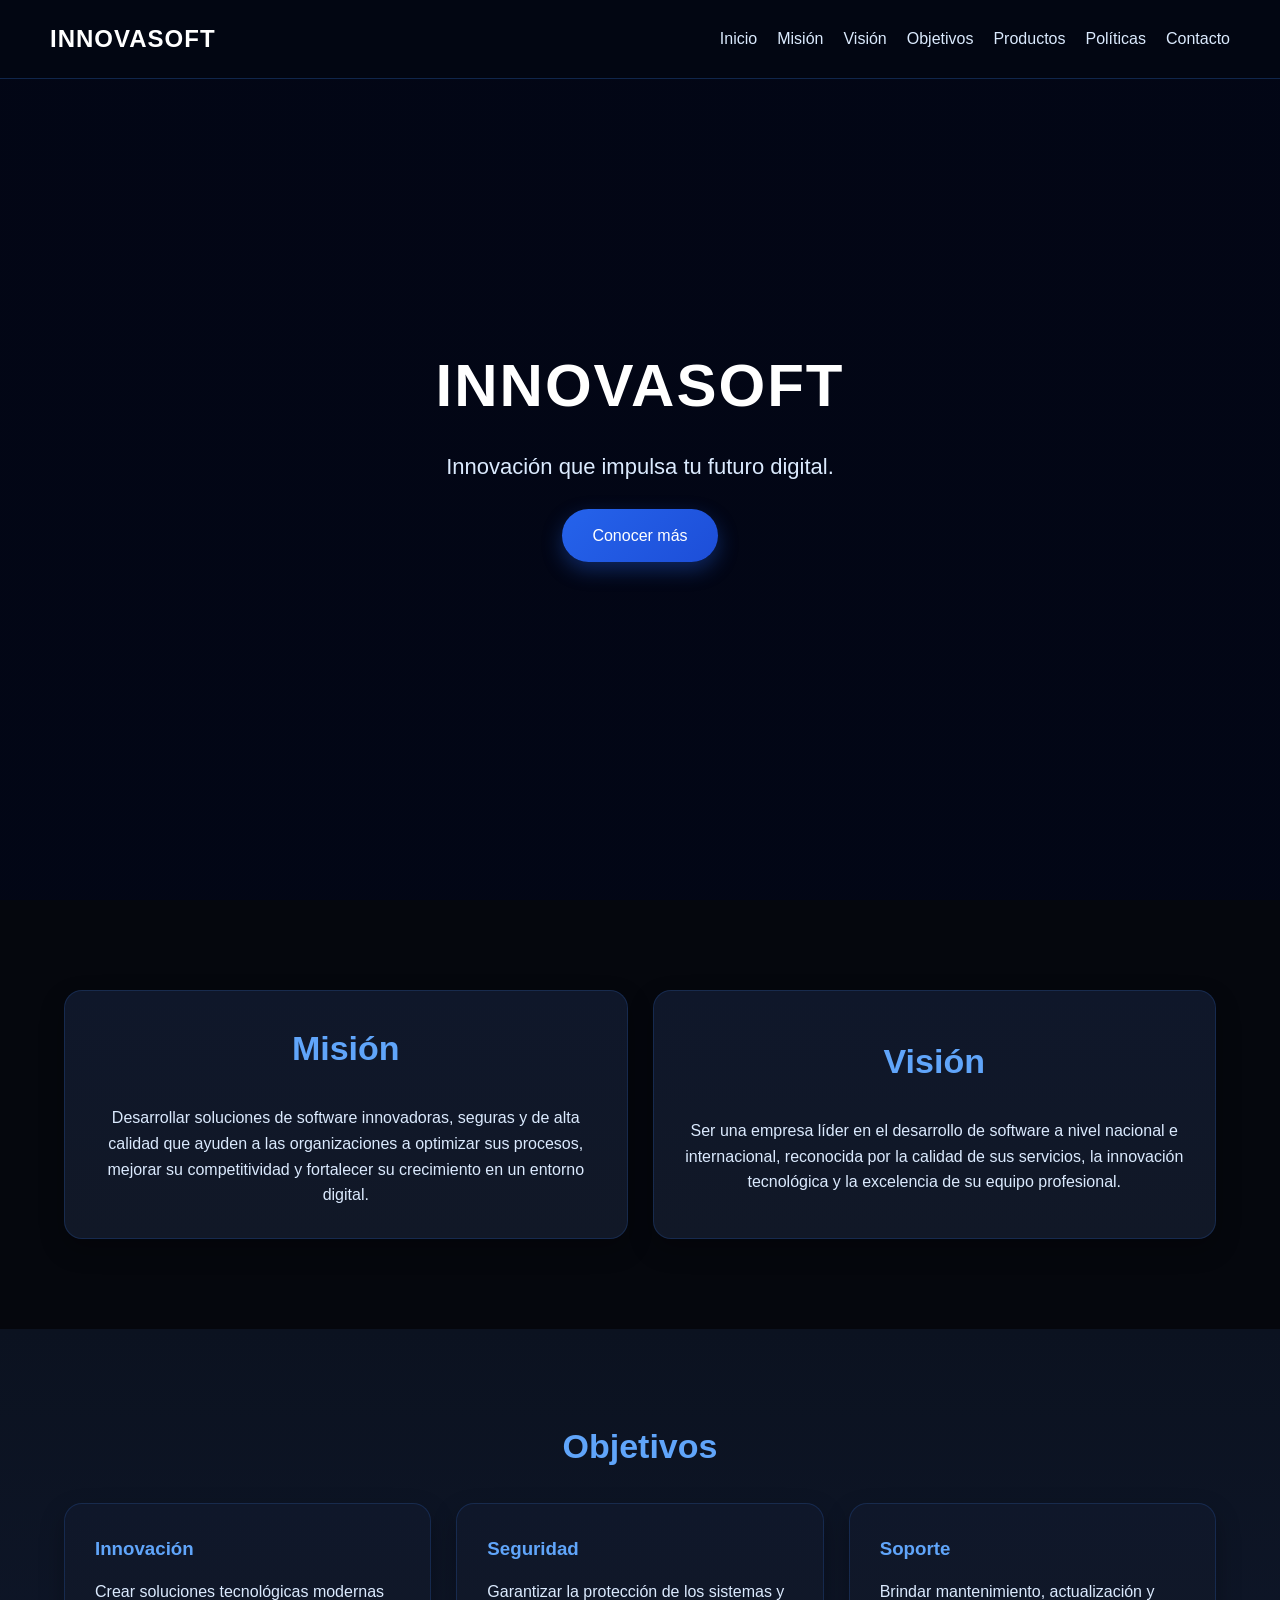
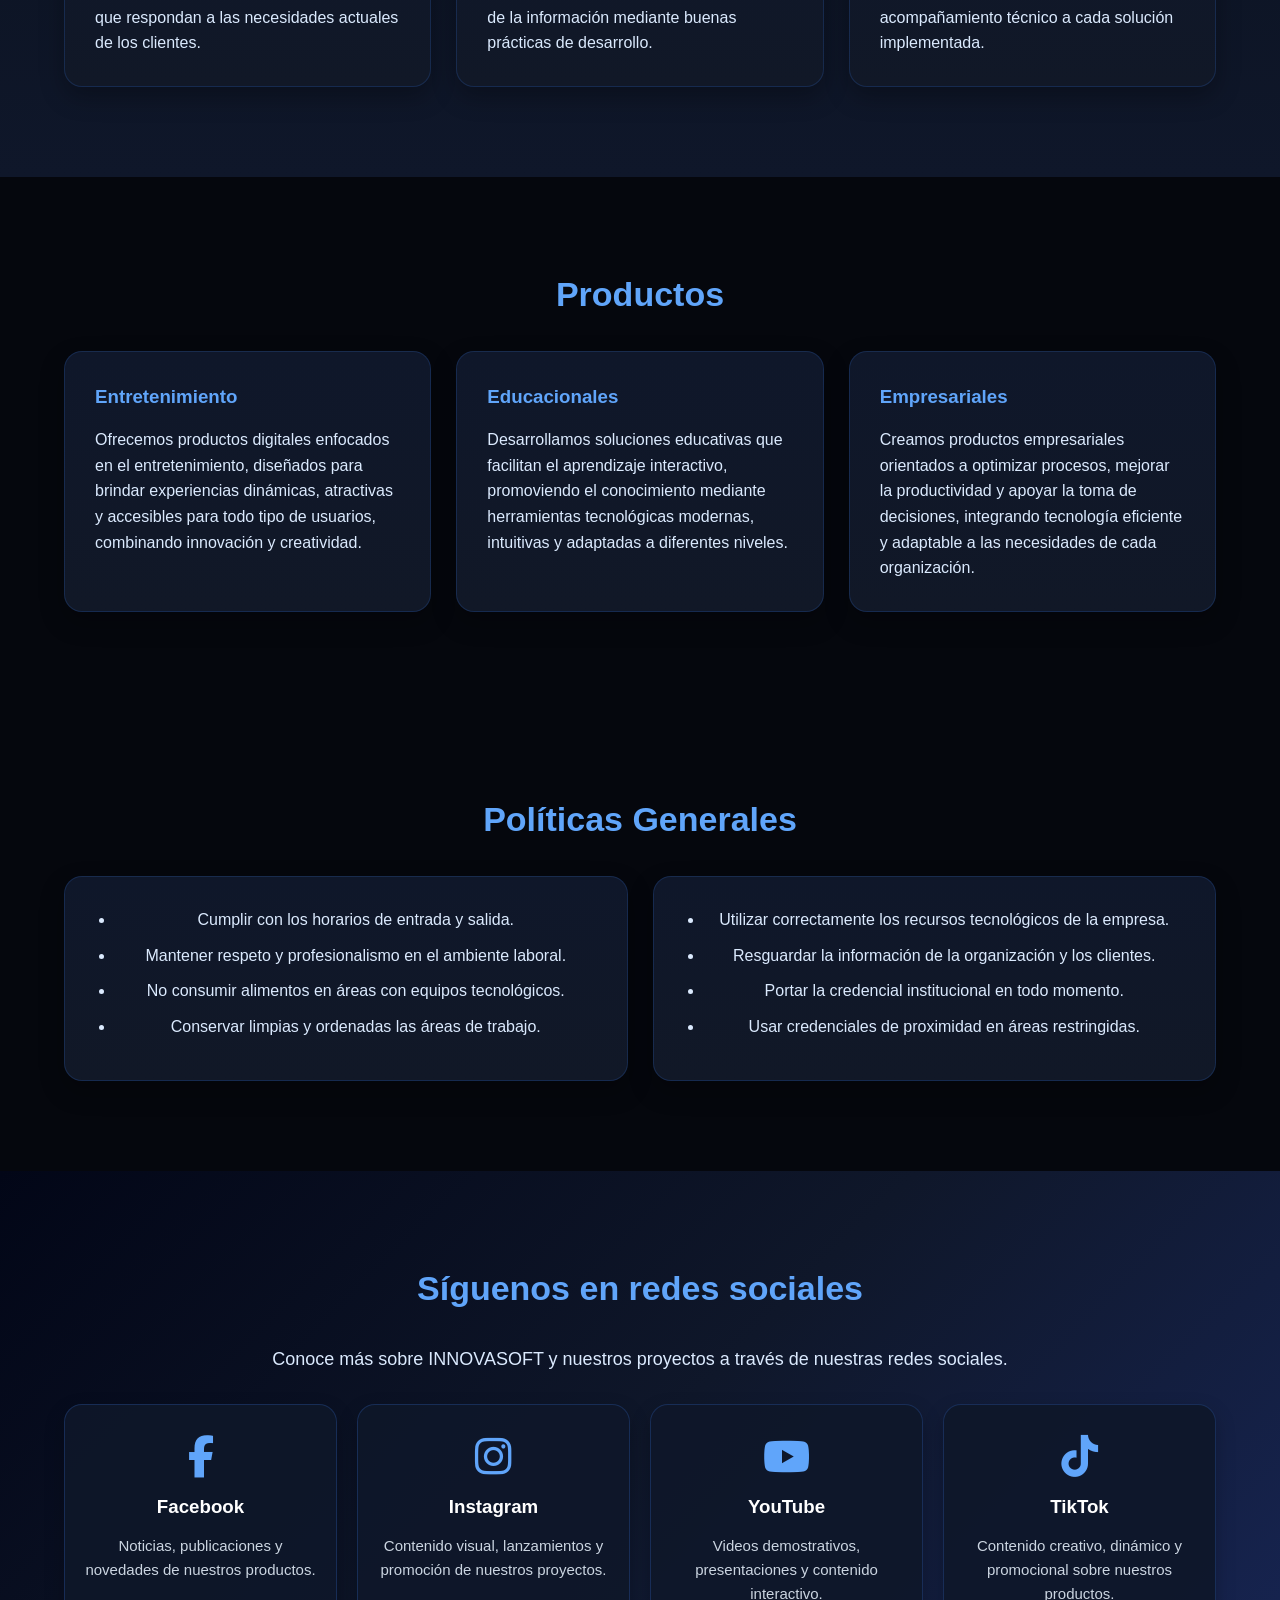
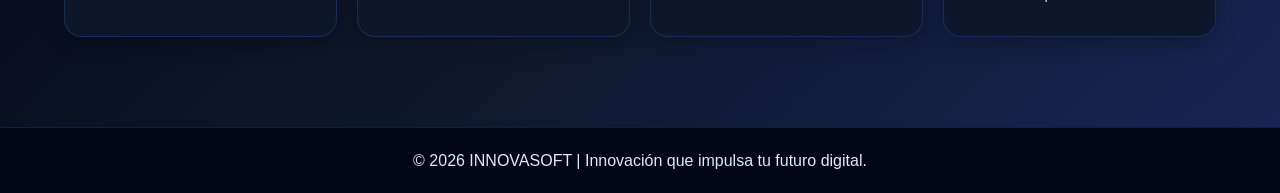
<file: index.html>
<!DOCTYPE html>
<html lang="es">
<head>
  <meta charset="UTF-8">
  <meta name="viewport" content="width=device-width, initial-scale=1.0">
  <title>INNOVASOFT</title>
  <link rel="stylesheet" href="estilos.css">
  <link rel="stylesheet" href="https://cdnjs.cloudflare.com/ajax/libs/font-awesome/6.5.2/css/all.min.css">
</head>
<body>

  <header class="hero" id="inicio">
    <nav class="navbar">
      <div class="logo">INNOVASOFT</div>
      <ul class="nav-links">
        <li><a href="#inicio">Inicio</a></li>
        <li><a href="#mision">Misión</a></li>
        <li><a href="#vision">Visión</a></li>
        <li><a href="#objetivos">Objetivos</a></li>
        <li><a href="#productos">Productos</a></li>
        <li><a href="#politicas">Políticas</a></li>
        <li><a href="#contacto">Contacto</a></li>
      </ul>
    </nav>

    <div class="hero-contenido">
      <h1>INNOVASOFT</h1>
      <p>Innovación que impulsa tu futuro digital.</p>
      <a href="quienes-somos.html" class="btn-hero">Conocer más</a>
    </div>
  </header>

  <section class="seccion">
    <div class="contenedor grid-2">
      <div class="card" id="mision">
        <h2>Misión</h2>
        <p>
          Desarrollar soluciones de software innovadoras, seguras y de alta calidad que ayuden
          a las organizaciones a optimizar sus procesos, mejorar su competitividad y fortalecer
          su crecimiento en un entorno digital.
        </p>
      </div>

      <div class="card" id="vision">
        <h2>Visión</h2>
        <p>
          Ser una empresa líder en el desarrollo de software a nivel nacional e internacional,
          reconocida por la calidad de sus servicios, la innovación tecnológica y la excelencia
          de su equipo profesional.
        </p>
      </div>
    </div>
  </section>

  <section class="seccion fondo-claro" id="objetivos">
    <div class="contenedor">
      <h2>Objetivos</h2>
      <div class="grid-3">
        <div class="card">
          <h3>Innovación</h3>
          <p>
            Crear soluciones tecnológicas modernas que respondan a las necesidades actuales de los clientes.
          </p>
        </div>

        <div class="card">
          <h3>Seguridad</h3>
          <p>
            Garantizar la protección de los sistemas y de la información mediante buenas prácticas de desarrollo.
          </p>
        </div>

        <div class="card">
          <h3>Soporte</h3>
          <p>
            Brindar mantenimiento, actualización y acompañamiento técnico a cada solución implementada.
          </p>
        </div>
      </div>
    </div>
  </section>

  <section class="seccion" id="productos">
    <div class="contenedor">
      <h2>Productos</h2>
      <div class="grid-3">
        <div class="card">
          <h3>Entretenimiento</h3>
          <p>
            Ofrecemos productos digitales enfocados en el entretenimiento, diseñados para brindar experiencias dinámicas, atractivas y accesibles para todo tipo de usuarios, combinando innovación y creatividad.
          </p>
        </div>

        <div class="card">
          <h3><a href="educacionales.html" class="link-card">Educacionales</a></h3>
          <p>
            Desarrollamos soluciones educativas que facilitan el aprendizaje interactivo,
            promoviendo el conocimiento mediante herramientas tecnológicas modernas,
            intuitivas y adaptadas a diferentes niveles.
          </p>
        </div>

        <div class="card">
          <h3>Empresariales</h3>
          <p>
            Creamos productos empresariales orientados a optimizar procesos, mejorar la productividad y apoyar la toma de decisiones, integrando tecnología eficiente y adaptable a las necesidades de cada organización.
          </p>
        </div>
      </div>
    </div>
  </section>

  <section class="seccion" id="politicas">
    <div class="contenedor">
      <h2>Políticas Generales</h2>
      <div class="grid-2">
        <div class="card">
          <ul>
            <li>Cumplir con los horarios de entrada y salida.</li>
            <li>Mantener respeto y profesionalismo en el ambiente laboral.</li>
            <li>No consumir alimentos en áreas con equipos tecnológicos.</li>
            <li>Conservar limpias y ordenadas las áreas de trabajo.</li>
          </ul>
        </div>

        <div class="card">
          <ul>
            <li>Utilizar correctamente los recursos tecnológicos de la empresa.</li>
            <li>Resguardar la información de la organización y los clientes.</li>
            <li>Portar la credencial institucional en todo momento.</li>
            <li>Usar credenciales de proximidad en áreas restringidas.</li>
          </ul>
        </div>
      </div>
    </div>
  </section>

  <section class="seccion contacto" id="contacto">
    <div class="contenedor">
      <h2>Síguenos en redes sociales</h2>
      <p class="texto-redes">
        Conoce más sobre INNOVASOFT y nuestros proyectos a través de nuestras redes sociales.
      </p>

      <div class="redes-sociales">
        <a href="https://www.facebook.com/share/14cVwL4uSVv/?mibextid=wwXIfr" target="_blank" class="red-social-card">
          <i class="fa-brands fa-facebook-f icono-red"></i>
          <h3>Facebook</h3>
          <p>Noticias, publicaciones y novedades de nuestros productos.</p>
        </a>

        <a href="https://www.instagram.com/innov.asoft?igsh=OWdrd3IxY3ZtNmoy&utm_source=qr" target="_blank" class="red-social-card">
          <i class="fa-brands fa-instagram icono-red"></i>
          <h3>Instagram</h3>
          <p>Contenido visual, lanzamientos y promoción de nuestros proyectos.</p>
        </a>

        <a href="https://youtube.com/@tesjo-chamoy?si=hDZUMvhpTc7BraIa" target="_blank" class="red-social-card">
          <i class="fa-brands fa-youtube icono-red"></i>
          <h3>YouTube</h3>
          <p>Videos demostrativos, presentaciones y contenido interactivo.</p>
        </a>

        <a href="https://www.tiktok.com/@innovasoft_?is_from_webapp=1&sender_device=pc" target="_blank" class="red-social-card">
          <i class="fa-brands fa-tiktok icono-red"></i>
          <h3>TikTok</h3>
          <p>Contenido creativo, dinámico y promocional sobre nuestros productos.</p>
        </a>
      </div>
    </div>
  </section>

  <footer class="footer">
    <p>© 2026 INNOVASOFT | Innovación que impulsa tu futuro digital.</p>
  </footer>

  <script src="script.js"></script>
</body>
</html>
</file>
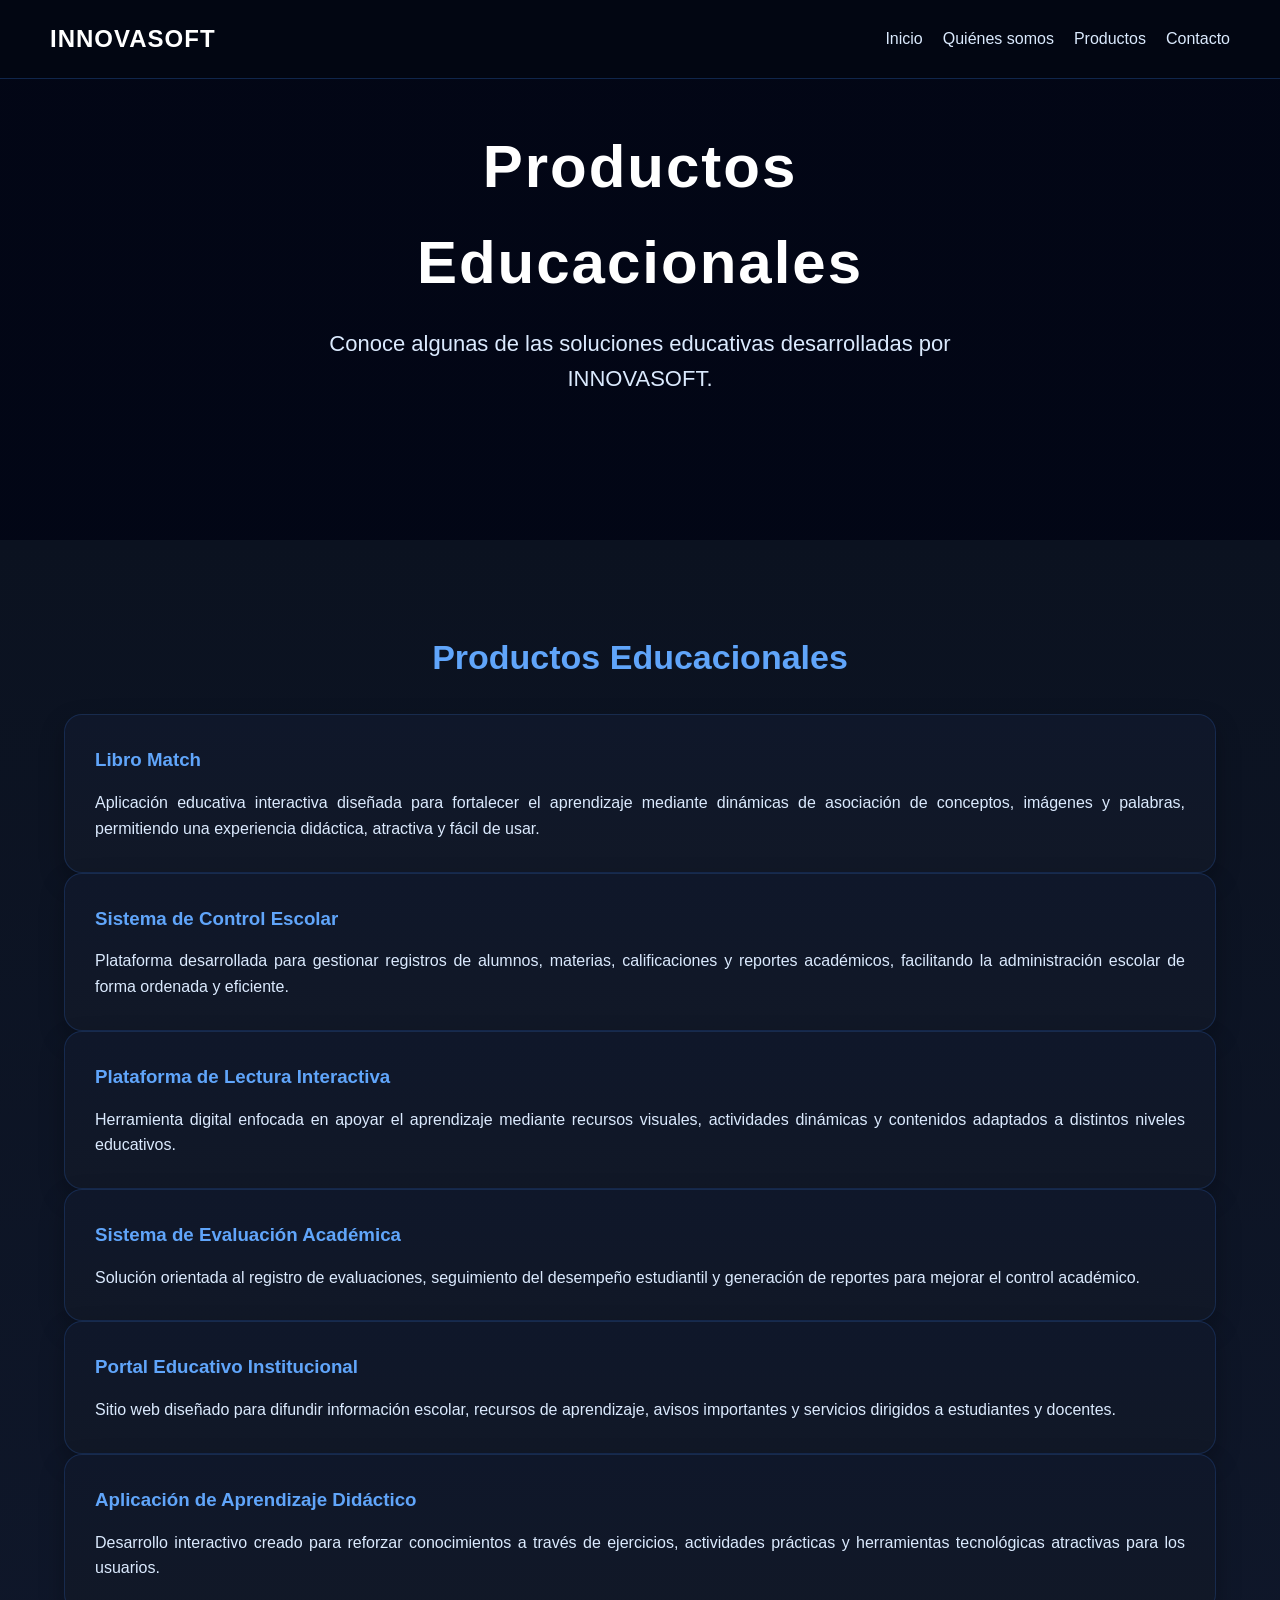
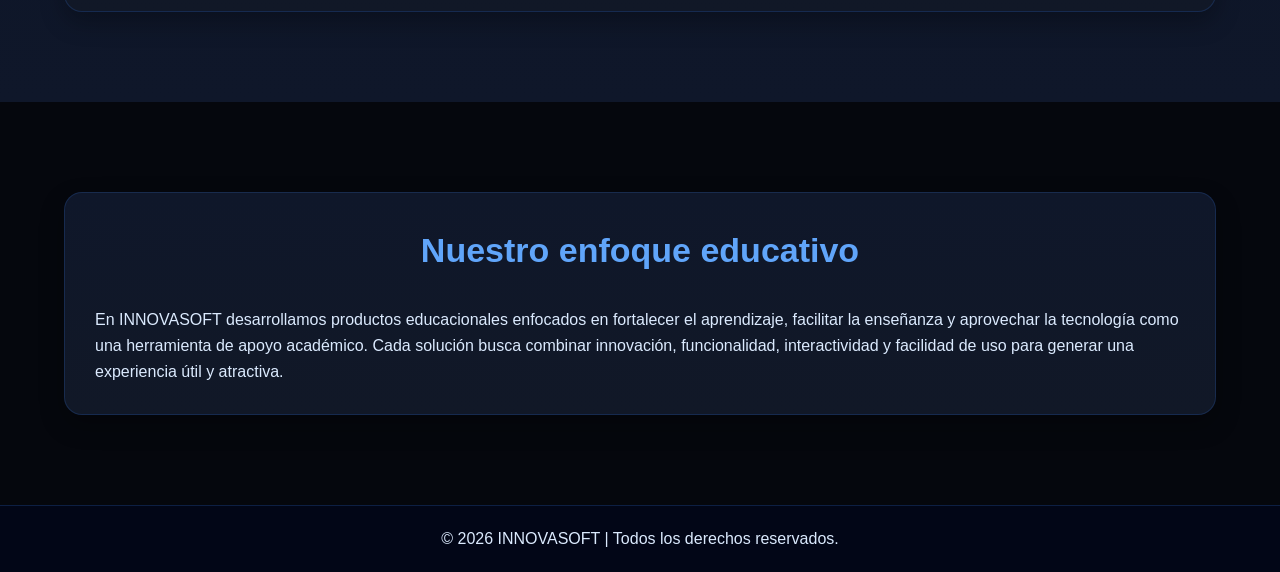
<file: educacionales.html>
<!DOCTYPE html>
<html lang="es">
<head>
  <meta charset="UTF-8">
  <meta name="viewport" content="width=device-width, initial-scale=1.0">
  <title>Educacionales | INNOVASOFT</title>
  <link rel="stylesheet" href="estilos.css">
</head>
<body>

  <header class="sub-hero">
    <nav class="navbar">
      <div class="logo">INNOVASOFT</div>
      <ul class="nav-links">
        <li><a href="index.html">Inicio</a></li>
        <li><a href="quienes-somos.html">Quiénes somos</a></li>
        <li><a href="index.html#productos">Productos</a></li>
        <li><a href="index.html#contacto">Contacto</a></li>
      </ul>
    </nav>

    <div class="hero-contenido">
      <h1>Productos Educacionales</h1>
      <p>Conoce algunas de las soluciones educativas desarrolladas por INNOVASOFT.</p>
    </div>
  </header>

  <section class="seccion fondo-claro">
    <div class="contenedor">
      <h2>Productos Educacionales</h2>

    <div class="card producto-card">
  <h3><a href="libro-match.html" class="link-card">Libro Match</a></h3>
  <p>
    Aplicación educativa interactiva diseñada para fortalecer el aprendizaje
    mediante dinámicas de asociación de conceptos, imágenes y palabras,
    permitiendo una experiencia didáctica, atractiva y fácil de usar.
  </p>
</div>

        <div class="card producto-card">
          <h3>Sistema de Control Escolar</h3>
          <p>
            Plataforma desarrollada para gestionar registros de alumnos, materias,
            calificaciones y reportes académicos, facilitando la administración
            escolar de forma ordenada y eficiente.
          </p>
        </div>

        <div class="card producto-card">
          <h3>Plataforma de Lectura Interactiva</h3>
          <p>
            Herramienta digital enfocada en apoyar el aprendizaje mediante recursos
            visuales, actividades dinámicas y contenidos adaptados a distintos niveles educativos.
          </p>
        </div>

        <div class="card producto-card">
          <h3>Sistema de Evaluación Académica</h3>
          <p>
            Solución orientada al registro de evaluaciones, seguimiento del desempeño
            estudiantil y generación de reportes para mejorar el control académico.
          </p>
        </div>

        <div class="card producto-card">
          <h3>Portal Educativo Institucional</h3>
          <p>
            Sitio web diseñado para difundir información escolar, recursos de aprendizaje,
            avisos importantes y servicios dirigidos a estudiantes y docentes.
          </p>
        </div>

        <div class="card producto-card">
          <h3>Aplicación de Aprendizaje Didáctico</h3>
          <p>
            Desarrollo interactivo creado para reforzar conocimientos a través de ejercicios,
            actividades prácticas y herramientas tecnológicas atractivas para los usuarios.
          </p>
        </div>
      </div>
    </div>
  </section>

  <section class="seccion">
    <div class="contenedor">
      <div class="card">
        <h2>Nuestro enfoque educativo</h2>
        <p>
          En INNOVASOFT desarrollamos productos educacionales enfocados en fortalecer el
          aprendizaje, facilitar la enseñanza y aprovechar la tecnología como una herramienta
          de apoyo académico. Cada solución busca combinar innovación, funcionalidad,
          interactividad y facilidad de uso para generar una experiencia útil y atractiva.
        </p>
      </div>
    </div>
  </section>

  <footer class="footer">
    <p>© 2026 INNOVASOFT | Todos los derechos reservados.</p>
  </footer>

</body>
</html>
</file>
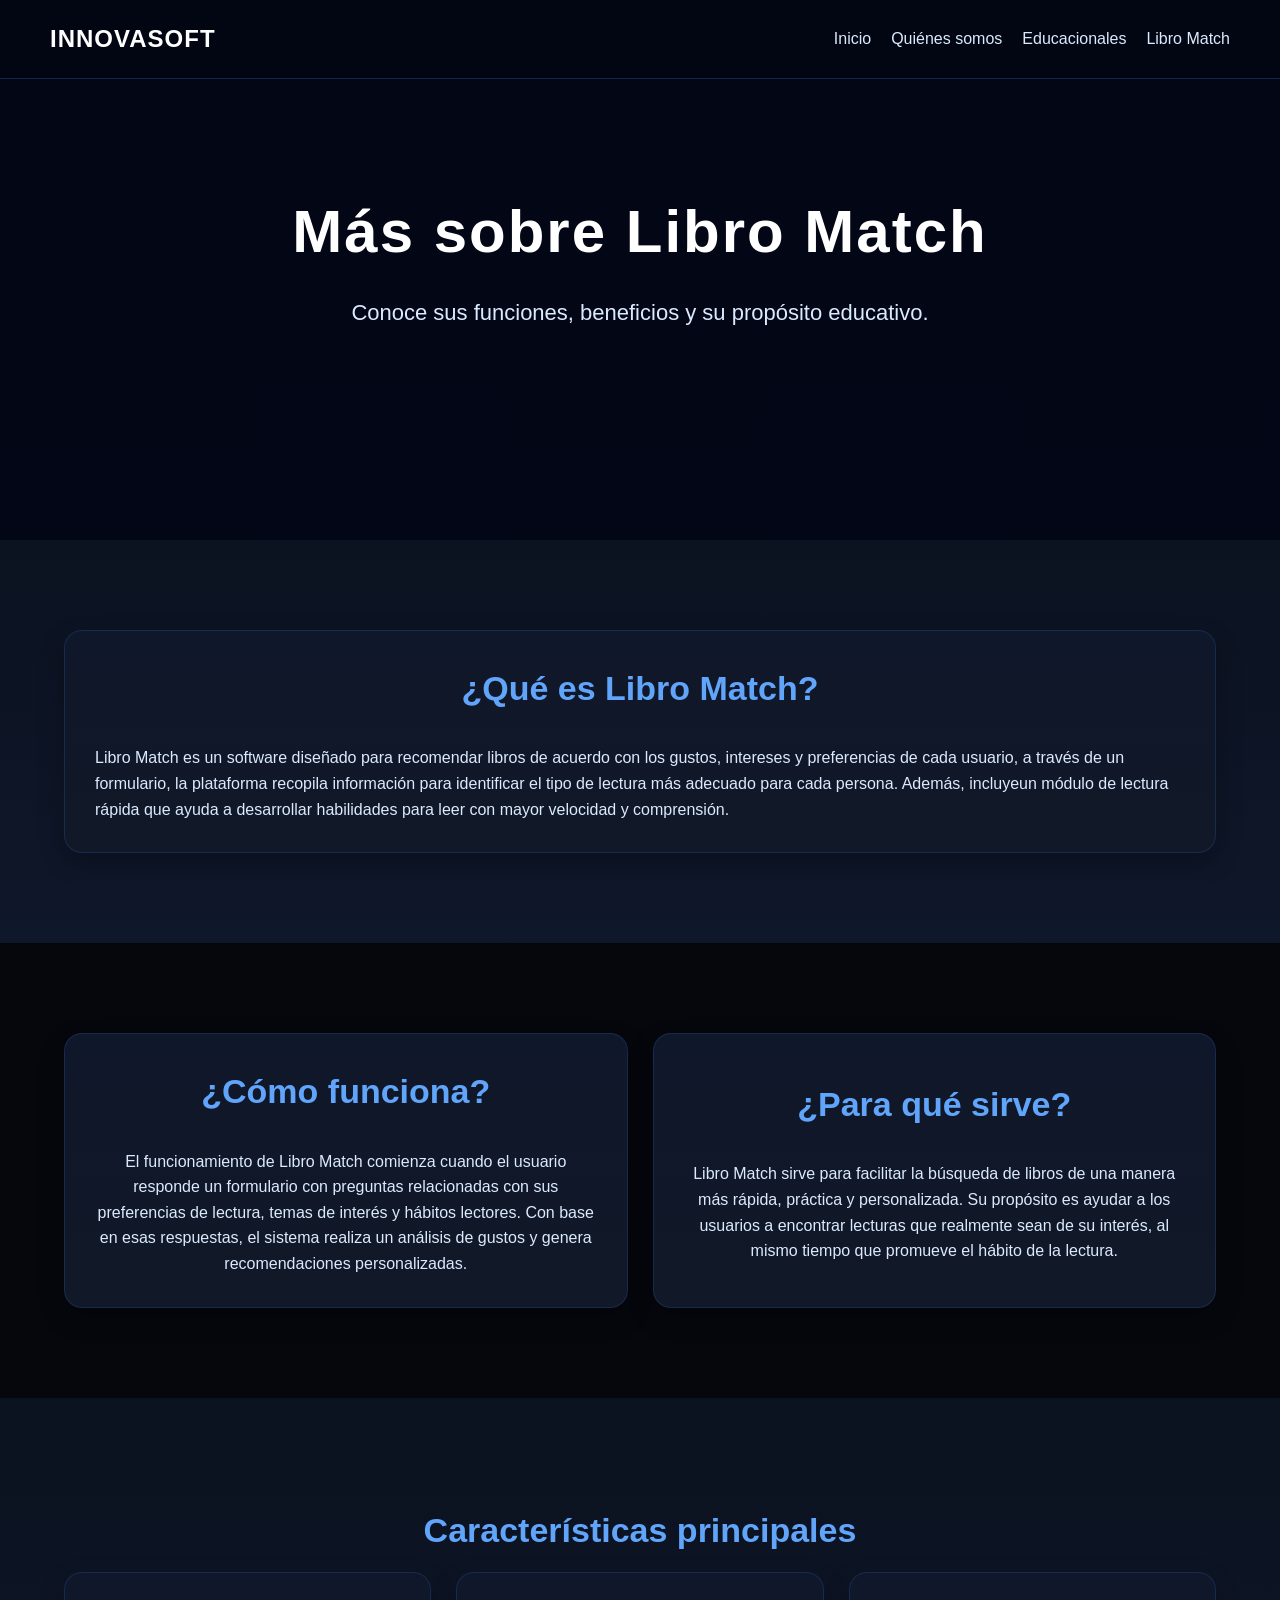
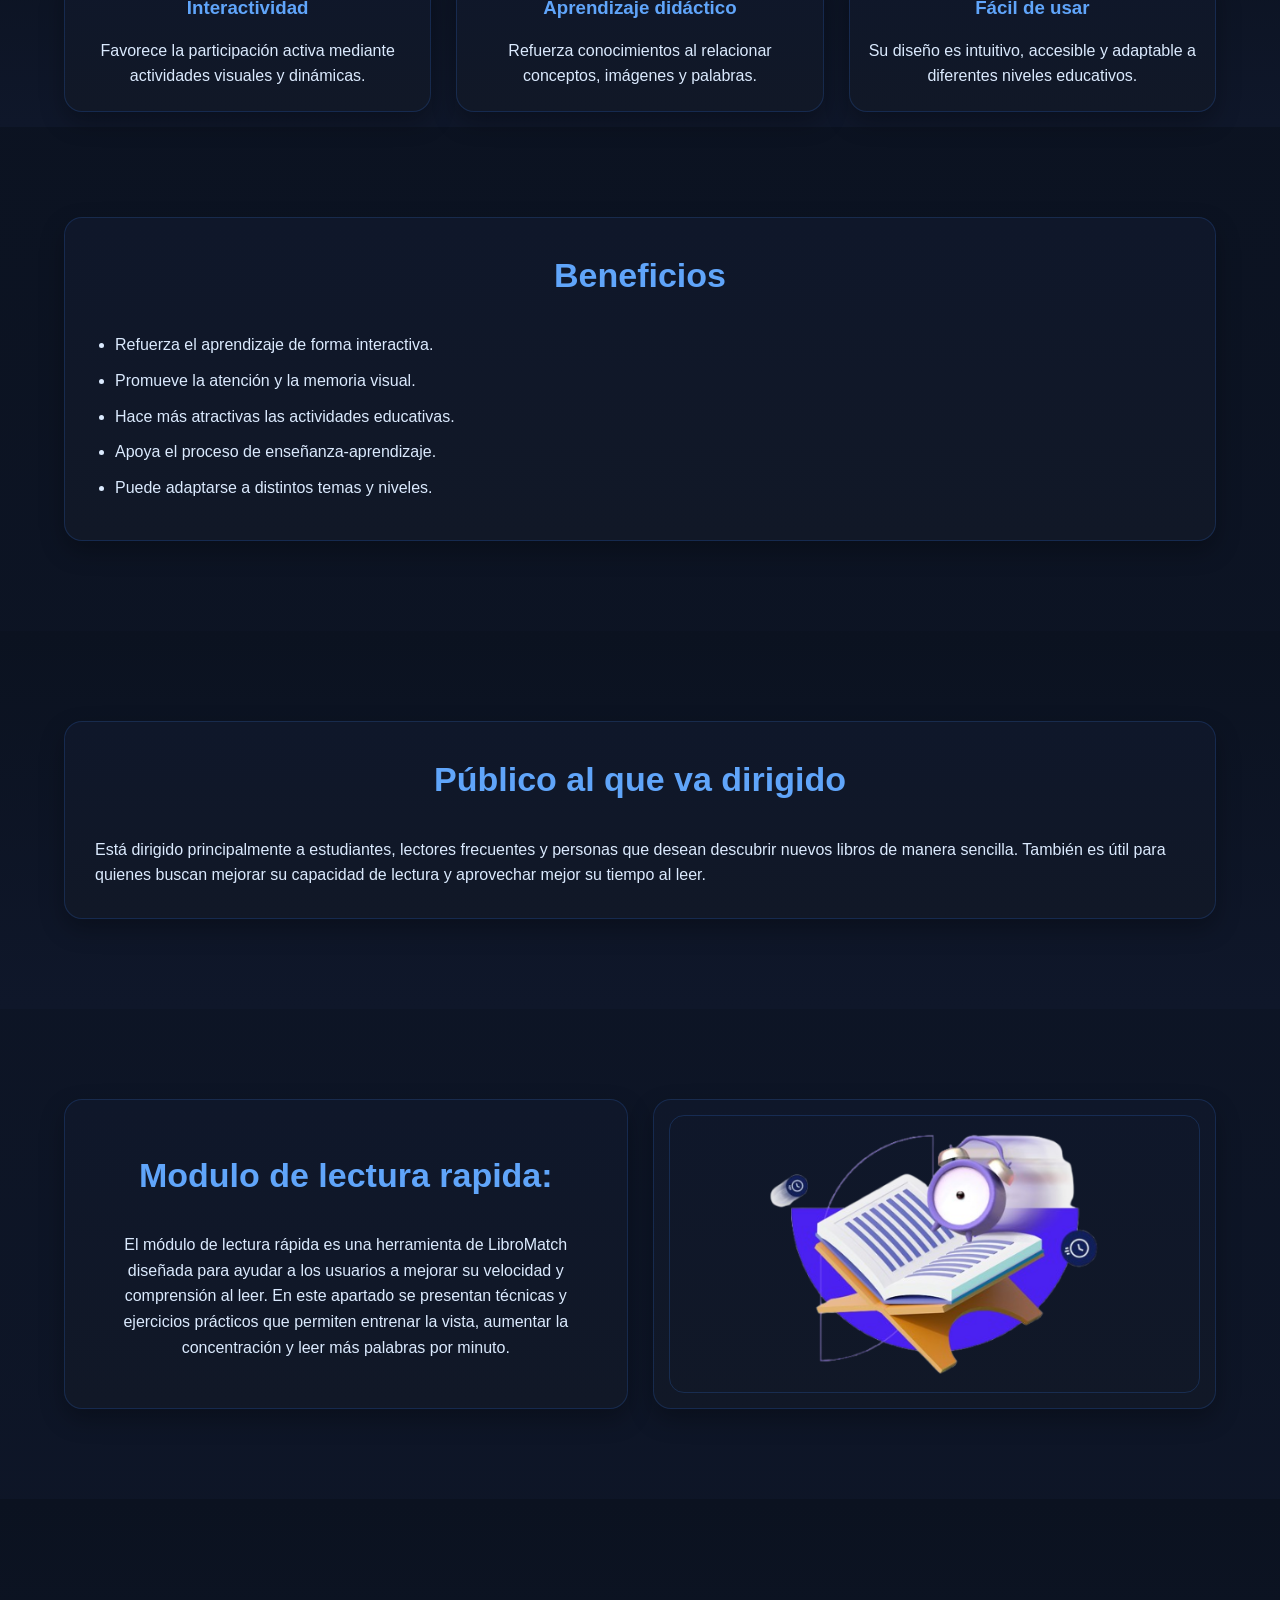
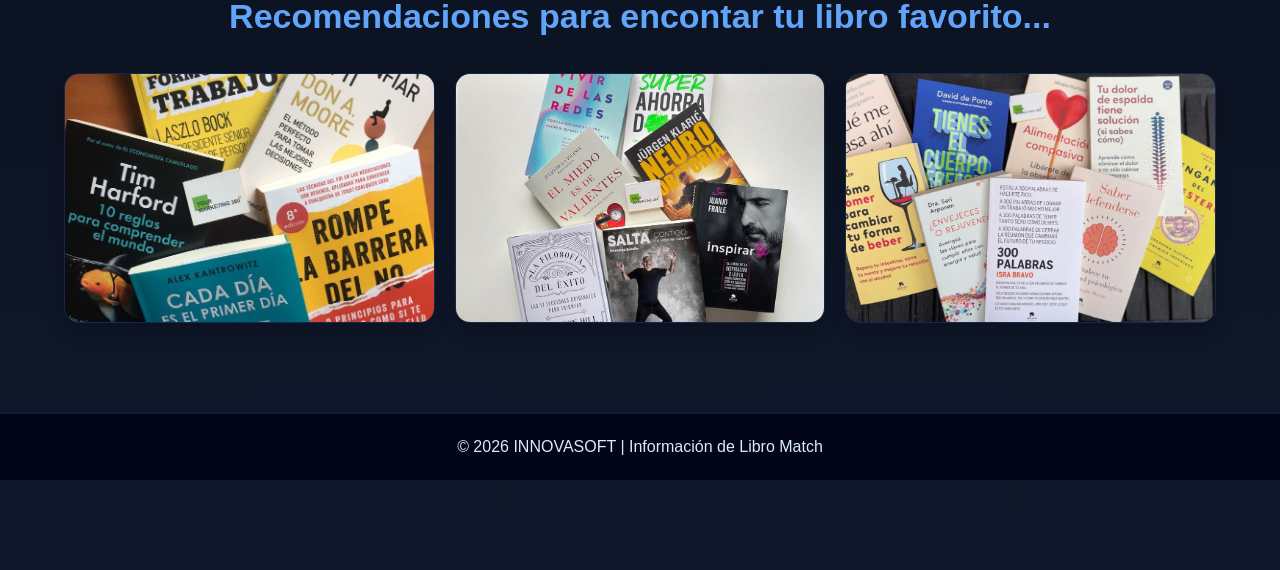
<file: info-libro-match.html>
<!DOCTYPE html>
<html lang="es">
<head>
  <meta charset="UTF-8">
  <meta name="viewport" content="width=device-width, initial-scale=1.0">
  <title>Información de Libro Match | INNOVASOFT</title>
  <link rel="stylesheet" href="estilos.css">
</head>
<body>

  <header class="sub-hero">
    <nav class="navbar">
      <div class="logo">INNOVASOFT</div>
      <ul class="nav-links">
        <li><a href="index.html">Inicio</a></li>
        <li><a href="quienes-somos.html">Quiénes somos</a></li>
        <li><a href="educacionales.html">Educacionales</a></li>
        <li><a href="libro-match.html">Libro Match</a></li>
      </ul>
    </nav>

    <div class="hero-contenido">
      <h1>Más sobre Libro Match</h1>
      <p>Conoce sus funciones, beneficios y su propósito educativo.</p>
    </div>
  </header>

  <section class="seccion fondo-claro">
    <div class="contenedor">
      <div class="card">
        <h2>¿Qué es Libro Match?</h2>
        <p>
          Libro Match es un software diseñado para recomendar libros de acuerdo con los 
          gustos, intereses y preferencias de cada usuario, a través de un formulario, 
          la plataforma recopila información para identificar el tipo de lectura 
          más adecuado para cada persona. Además, incluyeun módulo de lectura rápida que 
          ayuda a desarrollar habilidades para leer con mayor velocidad y comprensión.
        </p>
      </div>
    </div>
  </section>

  <section class="seccion">
    <div class="contenedor grid-2">
      <div class="card">
        <h2>¿Cómo funciona?</h2>
        <p>
          El funcionamiento de Libro Match comienza cuando el usuario responde un formulario con 
          preguntas relacionadas con sus preferencias de lectura, temas de interés y hábitos lectores. 
          Con base en esas respuestas, el sistema realiza un análisis de gustos y genera 
          recomendaciones personalizadas. 
        </p>
      </div>

      <div class="card">
        <h2>¿Para qué sirve?</h2>
        <p>
          Libro Match sirve para facilitar la búsqueda de libros de una manera más rápida, 
          práctica y personalizada. Su propósito es ayudar a los usuarios a encontrar lecturas
          que realmente sean de su interés, al mismo tiempo que promueve el hábito de la lectura. 
        </p>
      </div>
    </div>
  </section>

  <section class="seccion fondo-claro">
  <section class="seccion fondo-claro seccion-caracteristicas">
  <div class="contenedor">
    <h2>Características principales</h2>

    <div class="grid-3">
      <div class="card card-icono">
        <h3>Interactividad</h3>
        <p>Favorece la participación activa mediante actividades visuales y dinámicas.</p>
      </div>

      <div class="card card-icono">
        <h3>Aprendizaje didáctico</h3>
        <p>Refuerza conocimientos al relacionar conceptos, imágenes y palabras.</p>
      </div>

      <div class="card card-icono">
        <h3>Fácil de usar</h3>
        <p>Su diseño es intuitivo, accesible y adaptable a diferentes niveles educativos.</p>
      </div>
    </div>
  </div>
  </section>

  <section class="seccion">
    <div class="contenedor">
      <div class="card">
        <h2>Beneficios</h2>
        <ul>
          <li>Refuerza el aprendizaje de forma interactiva.</li>
          <li>Promueve la atención y la memoria visual.</li>
          <li>Hace más atractivas las actividades educativas.</li>
          <li>Apoya el proceso de enseñanza-aprendizaje.</li>
          <li>Puede adaptarse a distintos temas y niveles.</li>
        </ul>
      </div>
    </div>
  </section>

  <section class="seccion fondo-claro">
    <div class="contenedor">
      <div class="card">
        <h2>Público al que va dirigido</h2>
        <p>
          Está dirigido principalmente a estudiantes, lectores frecuentes y personas que desean 
          descubrir nuevos libros de manera sencilla. También es útil para quienes buscan mejorar 
          su capacidad de lectura y aprovechar mejor su tiempo al leer.
        </p>
      </div>
    </div>
  </section>

  <section class="seccion">
  <div class="contenedor grid-2">
    <div class="card">
      <h2>Modulo de lectura rapida:</h2>
      <p>
        El módulo de lectura rápida es una herramienta de LibroMatch diseñada para ayudar a los 
        usuarios a mejorar su velocidad y comprensión al leer. En este apartado se presentan 
        técnicas y ejercicios prácticos que permiten entrenar la vista, aumentar la concentración 
        y leer más palabras por minuto. 
      </p>
    </div>

    <div class="card card-imagen-lateral">
      <img src="IMAGENES/lectura-rapida.png" alt="Funcionamiento de Libro Match">
    </div>
  </div>
</section>

<section class="seccion fondo-claro">
  <div class="contenedor">
    <h2>Recomendaciones para encontar tu libro favorito...</h2>

    <div class="galeria-libro">
      <img src="IMAGENES/imagen-1.jpeg" alt="Pantalla 1 de Libro Match">
      <img src="IMAGENES/imagen.2.jpeg" alt="Pantalla 2 de Libro Match">
      <img src="IMAGENES/imagen-3.jpg" alt="Pantalla 3 de Libro Match">
    </div>
  </div>
</section>

  <footer class="footer">
    <p>© 2026 INNOVASOFT | Información de Libro Match</p>
  </footer>

</body>
</html>
</file>
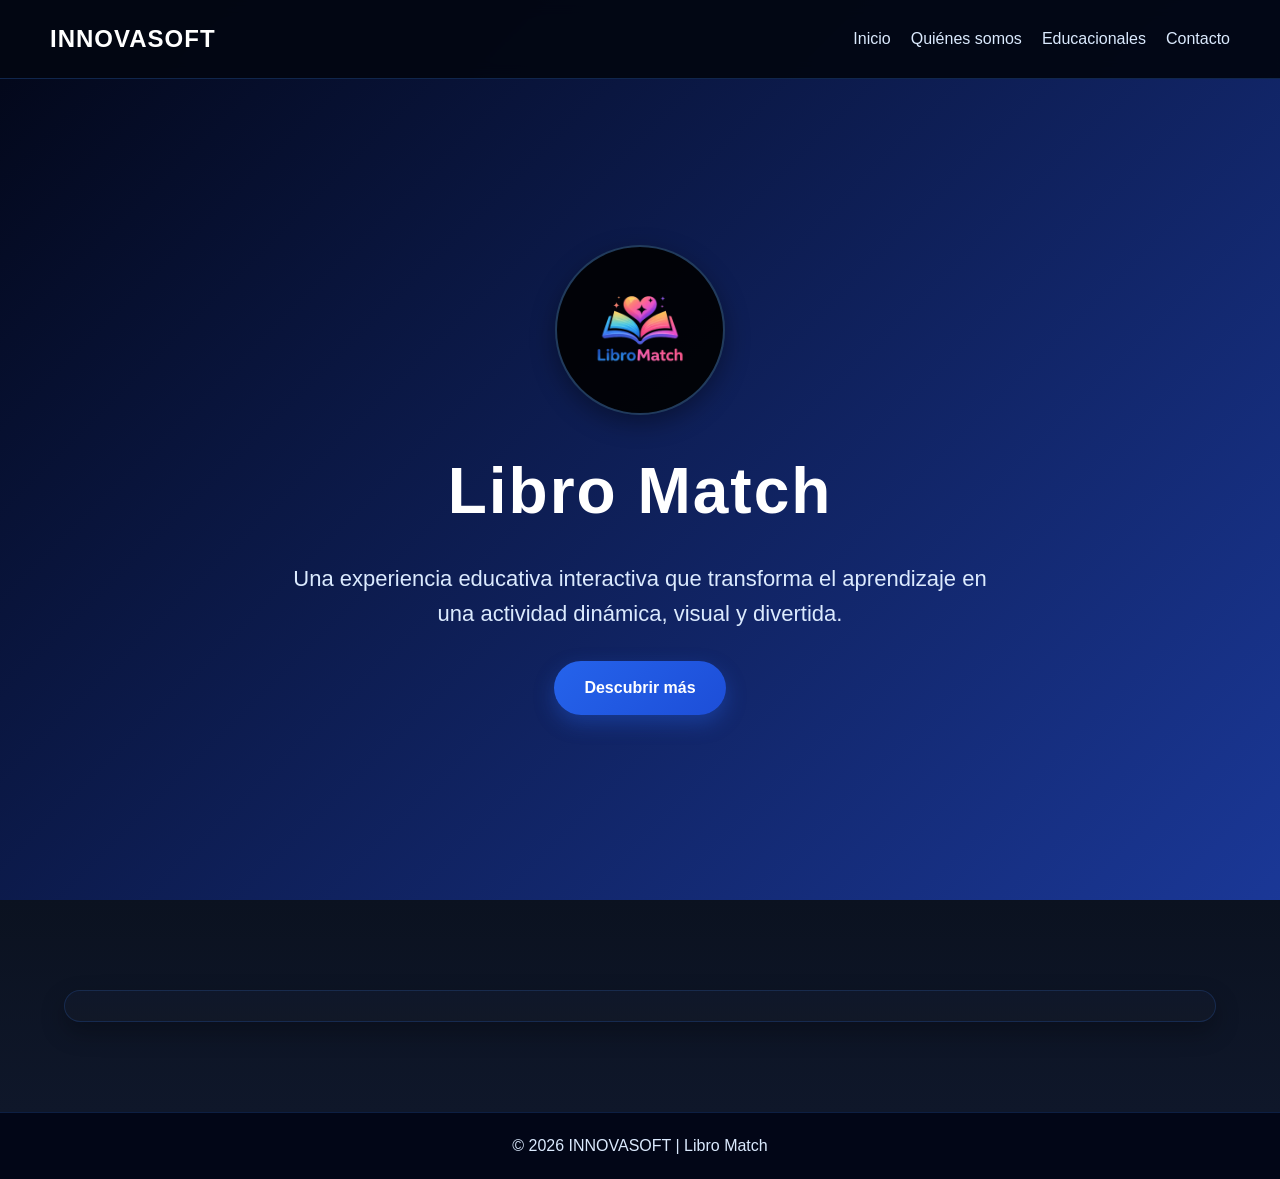
<file: libro-match.html>
<!DOCTYPE html>
<html lang="es">
<head>
  <meta charset="UTF-8">
  <meta name="viewport" content="width=device-width, initial-scale=1.0">
  <title>Libro Match | INNOVASOFT</title>
  <link rel="stylesheet" href="estilos.css">
</head>
<body>

  <header class="hero-libro">
    <nav class="navbar">
      <div class="logo">INNOVASOFT</div>
      <ul class="nav-links">
        <li><a href="index.html">Inicio</a></li>
        <li><a href="quienes-somos.html">Quiénes somos</a></li>
        <li><a href="educacionales.html">Educacionales</a></li>
        <li><a href="index.html#contacto">Contacto</a></li>
      </ul>
    </nav>

    <div class="hero-libro-contenido">
      <div class="logo-libro-contenedor">
        <img src="IMAGENES/logo-libro.png" alt="Logo de Libro Match" class="logo-producto">
      </div>

      <h1>Libro Match</h1>
      <p class="subtitulo-libro">
        Una experiencia educativa interactiva que transforma el aprendizaje en una actividad dinámica, visual y divertida.
      </p>

      <a href="info-libro-match.html" class="btn-libro">Descubrir más</a>
    </div>
  </header>

  <section class="seccion fondo-claro">
  <div class="contenedor">
    <div class="card imagen-principal-libro">
    </div>
  </div>
</section>

  <footer class="footer">
    <p>© 2026 INNOVASOFT | Libro Match</p>
  </footer>

</body>
</html>
</file>
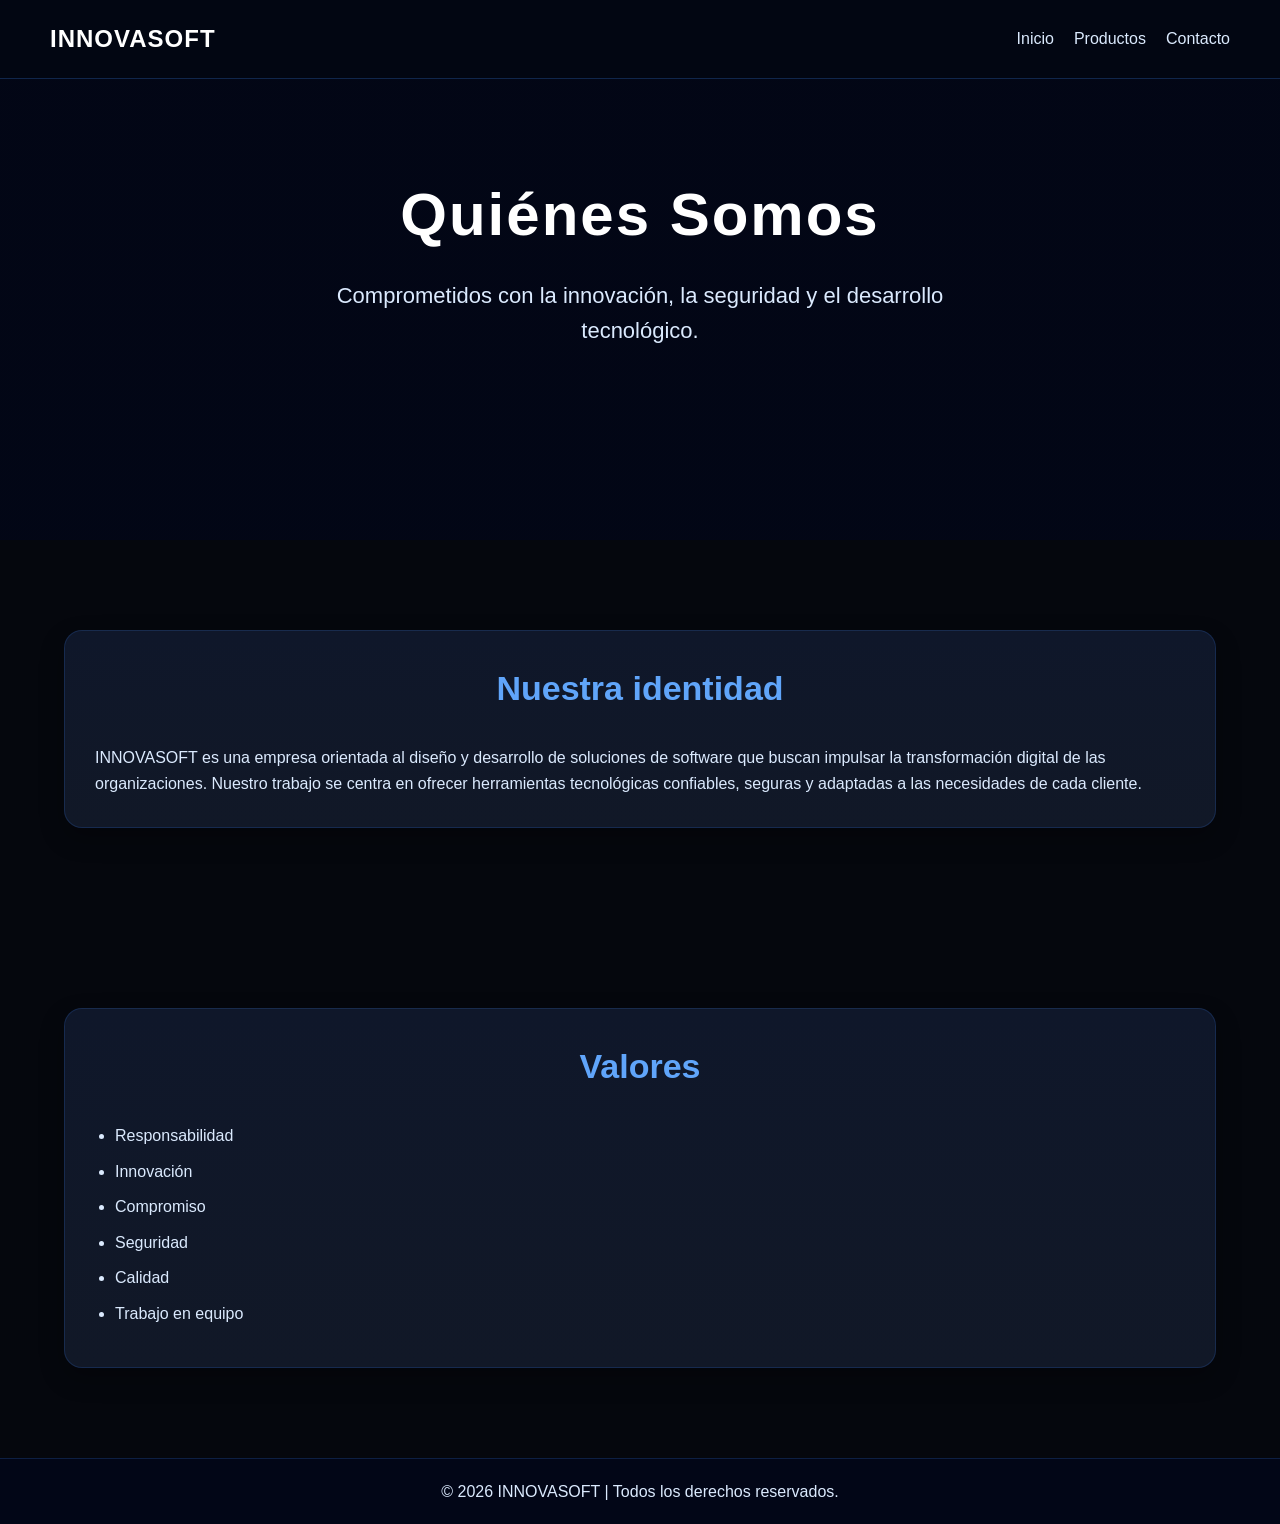
<file: quienes-somos.html>
<!DOCTYPE html>
<html lang="es">
<head>
  <meta charset="UTF-8">
  <meta name="viewport" content="width=device-width, initial-scale=1.0">
  <title>Quiénes Somos | INNOVASOFT</title>
  <link rel="stylesheet" href="estilos.css">
</head>
<body>

  <header class="sub-hero">
    <nav class="navbar">
      <div class="logo">INNOVASOFT</div>
      <ul class="nav-links">
        <li><a href="index.html">Inicio</a></li>
        <li><a href="index.html#productos">Productos</a></li>
        <li><a href="index.html#contacto">Contacto</a></li>
      </ul>
    </nav>

    <div class="hero-contenido">
      <h1>Quiénes Somos</h1>
      <p>Comprometidos con la innovación, la seguridad y el desarrollo tecnológico.</p>
    </div>
  </header>

  <section class="seccion">
    <div class="contenedor">
      <div class="card">
        <h2>Nuestra identidad</h2>
        <p>
          INNOVASOFT es una empresa orientada al diseño y desarrollo de soluciones de software
          que buscan impulsar la transformación digital de las organizaciones. Nuestro trabajo se
          centra en ofrecer herramientas tecnológicas confiables, seguras y adaptadas a las necesidades
          de cada cliente.
        </p>
      </div>
    </div>
  </section>

  
  <section class="seccion">
    <div class="contenedor">
      <div class="card">
        <h2>Valores</h2>
        <ul>
          <li>Responsabilidad</li>
          <li>Innovación</li>
          <li>Compromiso</li>
          <li>Seguridad</li>
          <li>Calidad</li>
          <li>Trabajo en equipo</li>
        </ul>
      </div>
    </div>
  </section>

  <footer class="footer">
    <p>© 2026 INNOVASOFT | Todos los derechos reservados.</p>
  </footer>

</body>
</html>
</file>
<file: estilos.css>
* {
  margin: 0;
  padding: 0;
  box-sizing: border-box;
}

html {
  scroll-behavior: smooth;
}

body {
  font-family: 'Segoe UI', Arial, sans-serif;
  background: #05070d;
  color: #e5eefc;
  line-height: 1.6;
}

/* CONTENEDOR */
.contenedor {
  width: 90%;
  max-width: 1200px;
  margin: auto;
}

/* NAVBAR */
.navbar {
  width: 100%;
  display: flex;
  justify-content: space-between;
  align-items: center;
  padding: 20px 50px;
  position: fixed;
  top: 0;
  left: 0;
  background: rgba(3, 7, 18, 0.95);
  backdrop-filter: blur(8px);
  z-index: 1000;
  border-bottom: 1px solid rgba(59, 130, 246, 0.25);
}

.logo {
  color: #ffffff;
  font-size: 24px;
  font-weight: bold;
  letter-spacing: 1px;
}

.nav-links {
  display: flex;
  list-style: none;
}

.nav-links li {
  margin-left: 20px;
}

.nav-links a {
  text-decoration: none;
  color: #dbeafe;
  font-weight: 500;
  transition: 0.3s;
}

.nav-links a:hover {
  color: #3b82f6;
}

/* HERO PRINCIPAL */
.hero {
  min-height: 100vh;
  background: linear-gradient(rgba(2, 6, 23, 0.82), rgba(2, 6, 23, 0.88)),
              url('https://images.unsplash.com/photo-1516321318423-f06f85e504b3?auto=format&fit=crop&w=1600&q=80');
  background-size: cover;
  background-position: center;
  display: flex;
  justify-content: center;
  align-items: center;
  text-align: center;
  padding: 20px;
}

.hero-contenido {
  color: white;
  max-width: 700px;
  animation: aparecer 1.2s ease;
}

.hero-contenido h1 {
  font-size: 60px;
  margin-bottom: 15px;
  letter-spacing: 2px;
  color: #ffffff;
}

.hero-contenido p {
  font-size: 22px;
  margin-bottom: 25px;
  color: #dbeafe;
}

/* HERO SECUNDARIO */
.sub-hero {
  min-height: 60vh;
  background: linear-gradient(rgba(2, 6, 23, 0.84), rgba(2, 6, 23, 0.88)),
              url('https://images.unsplash.com/photo-1497366754035-f200968a6e72?auto=format&fit=crop&w=1600&q=80');
  background-size: cover;
  background-position: center;
  display: flex;
  justify-content: center;
  align-items: center;
  text-align: center;
  padding: 20px;
}

/* BOTÓN HERO */
.btn-hero {
  display: inline-block;
  background: linear-gradient(135deg, #2563eb, #1d4ed8);
  color: white;
  text-decoration: none;
  padding: 14px 30px;
  border-radius: 30px;
  font-size: 16px;
  transition: 0.3s;
  box-shadow: 0 8px 20px rgba(37, 99, 235, 0.35);
}

.btn-hero:hover {
  background: linear-gradient(135deg, #3b82f6, #2563eb);
  transform: scale(1.05);
}

/* BOTONES DENTRO DE HERO */
.hero-contenido button {
  background: linear-gradient(135deg, #2563eb, #1d4ed8);
  color: white;
  border: none;
  padding: 14px 30px;
  border-radius: 30px;
  cursor: pointer;
  font-size: 16px;
  transition: 0.3s;
  box-shadow: 0 8px 20px rgba(37, 99, 235, 0.35);
}

.hero-contenido button:hover {
  background: linear-gradient(135deg, #3b82f6, #2563eb);
  transform: scale(1.05);
}

/* SECCIONES */
.seccion {
  padding: 90px 0;
}

.seccion h2 {
  text-align: center;
  font-size: 34px;
  margin-bottom: 30px;
  color: #60a5fa;
}

.presentacion p {
  max-width: 850px;
  margin: auto;
  text-align: center;
  font-size: 18px;
  color: #dbeafe;
}

.fondo-claro {
  background: linear-gradient(180deg, #0b1220, #0f172a);
}

/* GRIDS */
.grid-2 {
  display: grid;
  grid-template-columns: repeat(2, 1fr);
  gap: 25px;
}

.grid-3 {
  display: grid;
  grid-template-columns: repeat(3, 1fr);
  gap: 25px;
}

/* TARJETAS */
.card {
  background: linear-gradient(180deg, #0f172a, #111827);
  padding: 30px;
  border-radius: 18px;
  box-shadow: 0 10px 25px rgba(0, 0, 0, 0.28);
  transition: 0.3s;
  border: 1px solid rgba(59, 130, 246, 0.18);
}

.card:hover {
  transform: translateY(-8px);
  box-shadow: 0 14px 30px rgba(37, 99, 235, 0.18);
}

.card h2 {
  color: #60a5fa;
}

.card h3 {
  margin-bottom: 15px;
  color: #60a5fa;
}

.card p,
.card li,
.card ul {
  color: #dbeafe;
}

.card ul {
  padding-left: 20px;
}

.card li {
  margin-bottom: 10px;
}

/* CENTRAR TEXTO EN LA SECCIÓN DE DOS TARJETAS */
.grid-2 .card {
  text-align: center;
  display: flex;
  flex-direction: column;
  justify-content: center;
}

/* ENLACES DENTRO DE TARJETAS */
.link-card {
  text-decoration: none;
  color: #60a5fa;
}

.link-card:hover {
  color: #93c5fd;
}

/* TARJETAS DE PRODUCTOS */
.producto-card h3 {
  color: #60a5fa;
  margin-bottom: 15px;
}

.producto-card p {
  text-align: justify;
  color: #dbeafe;
}

/* CONTACTO / REDES */
.contacto {
  background: linear-gradient(135deg, #020617, #0f172a, #172554);
  color: white;
}

.contacto h2 {
  color: #60a5fa;
}

.texto-redes {
  text-align: center;
  max-width: 750px;
  margin: 0 auto 30px auto;
  font-size: 18px;
  color: #dbeafe;
}

.redes-sociales {
  display: grid;
  grid-template-columns: repeat(4, 1fr);
  gap: 20px;
}

.red-social-card {
  background: rgba(15, 23, 42, 0.92);
  color: white;
  text-decoration: none;
  padding: 30px 20px;
  border-radius: 18px;
  text-align: center;
  transition: 0.3s;
  box-shadow: 0 8px 20px rgba(0, 0, 0, 0.22);
  border: 1px solid rgba(59, 130, 246, 0.22);
}

.red-social-card:hover {
  transform: translateY(-8px);
  background: rgba(30, 41, 59, 0.98);
  box-shadow: 0 12px 25px rgba(37, 99, 235, 0.18);
}

.icono-red {
  font-size: 42px;
  margin-bottom: 15px;
  display: block;
  color: #60a5fa;
}

.red-social-card h3 {
  margin-bottom: 12px;
  color: #ffffff;
}

.red-social-card p {
  font-size: 15px;
  color: #cbd5e1;
}

/* FORMULARIO */
.formulario {
  max-width: 700px;
  margin: auto;
  display: flex;
  flex-direction: column;
  gap: 18px;
}

.formulario input,
.formulario textarea {
  width: 100%;
  padding: 15px;
  border: 1px solid rgba(59, 130, 246, 0.2);
  border-radius: 12px;
  font-size: 16px;
  outline: none;
  background: #0f172a;
  color: white;
}

.formulario textarea {
  min-height: 130px;
  resize: none;
}

.formulario button {
  background: linear-gradient(135deg, #2563eb, #1d4ed8);
  color: white;
  border: none;
  padding: 14px;
  border-radius: 12px;
  cursor: pointer;
  font-size: 16px;
  transition: 0.3s;
}

.formulario button:hover {
  background: linear-gradient(135deg, #3b82f6, #2563eb);
}

#resultado {
  margin-top: 25px;
  text-align: center;
  font-weight: bold;
  font-size: 18px;
  color: #bfdbfe;
}

/* FOOTER */
.footer {
  background: #020617;
  color: #dbeafe;
  text-align: center;
  padding: 20px;
  border-top: 1px solid rgba(59, 130, 246, 0.2);
}

/* ANIMACIÓN */
@keyframes aparecer {
  from {
    opacity: 0;
    transform: translateY(25px);
  }
  to {
    opacity: 1;
    transform: translateY(0);
  }
}

/* HERO LIBRO MATCH */
.hero-libro {
  min-height: 100vh;
  background: linear-gradient(135deg, rgba(2, 6, 23, 0.95), rgba(30, 64, 175, 0.85)),
              url('https://images.unsplash.com/photo-1503676260728-1c00da094a0b?auto=format&fit=crop&w=1600&q=80');
  background-size: cover;
  background-position: center;
  color: white;
  display: flex;
  justify-content: center;
  align-items: center;
  text-align: center;
  padding: 120px 20px 60px;
}

.hero-libro-contenido {
  max-width: 800px;
  animation: aparecer 1.2s ease;
}

.logo-libro-contenedor {
  width: 170px;
  height: 170px;
  background: rgba(0, 0, 0, 0.9);
  border-radius: 50%;
  display: flex;
  justify-content: center;
  align-items: center;
  margin: 0 auto 25px auto;
  box-shadow: 0 8px 25px rgba(0, 0, 0, 0.35);
  overflow: hidden;
  border: 2px solid rgba(96, 165, 250, 0.35);
}

.logo-producto {
  width: 110px;
  height: auto;
  display: block;
}

.hero-libro h1 {
  font-size: 64px;
  margin-bottom: 18px;
  letter-spacing: 2px;
  color: #ffffff;
}

.subtitulo-libro {
  font-size: 22px;
  max-width: 700px;
  margin: 0 auto 30px auto;
  color: #dbeafe;
}

.btn-libro {
  display: inline-block;
  background: linear-gradient(135deg, #2563eb, #1d4ed8);
  color: #ffffff;
  text-decoration: none;
  padding: 14px 30px;
  border-radius: 30px;
  font-weight: bold;
  font-size: 16px;
  transition: 0.3s;
  box-shadow: 0 8px 20px rgba(37, 99, 235, 0.35);
}

.btn-libro:hover {
  transform: scale(1.05);
  background: linear-gradient(135deg, #3b82f6, #2563eb);
}

.card-destacada {
  border-left: 8px solid #3b82f6;
}

.card-icono {
  text-align: center;
}

.icono-circulo {
  width: 70px;
  height: 70px;
  background: #0b1220;
  color: #60a5fa;
  border: 1px solid rgba(96, 165, 250, 0.25);
  border-radius: 50%;
  display: flex;
  justify-content: center;
  align-items: center;
  margin: 0 auto 18px auto;
  font-size: 30px;
}

/* IMÁGENES LIBRO MATCH */
.imagen-principal-libro {
  padding: 15px;
  overflow: hidden;
}

.imagen-principal-libro img {
  width: 100%;
  height: auto;
  border-radius: 15px;
  display: block;
  border: 1px solid rgba(59, 130, 246, 0.2);
}

.card-imagen-lateral {
  display: flex;
  justify-content: center;
  align-items: center;
  padding: 15px;
  overflow: hidden;
}

.card-imagen-lateral img {
  width: 100%;
  max-height: 320px;
  object-fit: cover;
  border-radius: 15px;
  display: block;
  border: 1px solid rgba(59, 130, 246, 0.2);
}

.galeria-libro {
  display: grid;
  grid-template-columns: repeat(3, 1fr);
  gap: 20px;
}

.galeria-libro img {
  width: 100%;
  height: 250px;
  object-fit: cover;
  border-radius: 15px;
  box-shadow: 0 8px 18px rgba(0, 0, 0, 0.2);
  transition: 0.3s;
  border: 1px solid rgba(59, 130, 246, 0.18);
}

.galeria-libro img:hover {
  transform: scale(1.03);
}

/* RESPONSIVE */
@media (max-width: 900px) {
  .grid-2,
  .grid-3,
  .redes-sociales,
  .galeria-libro {
    grid-template-columns: 1fr;
  }

  .navbar {
    flex-direction: column;
    padding: 15px 20px;
  }

  .nav-links {
    flex-wrap: wrap;
    justify-content: center;
    margin-top: 10px;
  }

  .nav-links li {
    margin: 8px 10px;
  }

  .hero-contenido h1,
  .hero-libro h1 {
    font-size: 42px;
  }

  .hero-contenido p,
  .subtitulo-libro {
    font-size: 18px;
  }

  .logo-libro-contenedor {
    width: 130px;
    height: 130px;
  }

  .logo-producto {
    width: 85px;
  }

  .galeria-libro img {
    height: auto;
  }
}

.seccion-caracteristicas {
  padding: 15px 0;
}

.seccion-caracteristicas h2 {
  margin-bottom: 15px;
}

.seccion-caracteristicas .card-icono {
  min-height: 140px;
  padding: 20px 18px;
}
</file>
